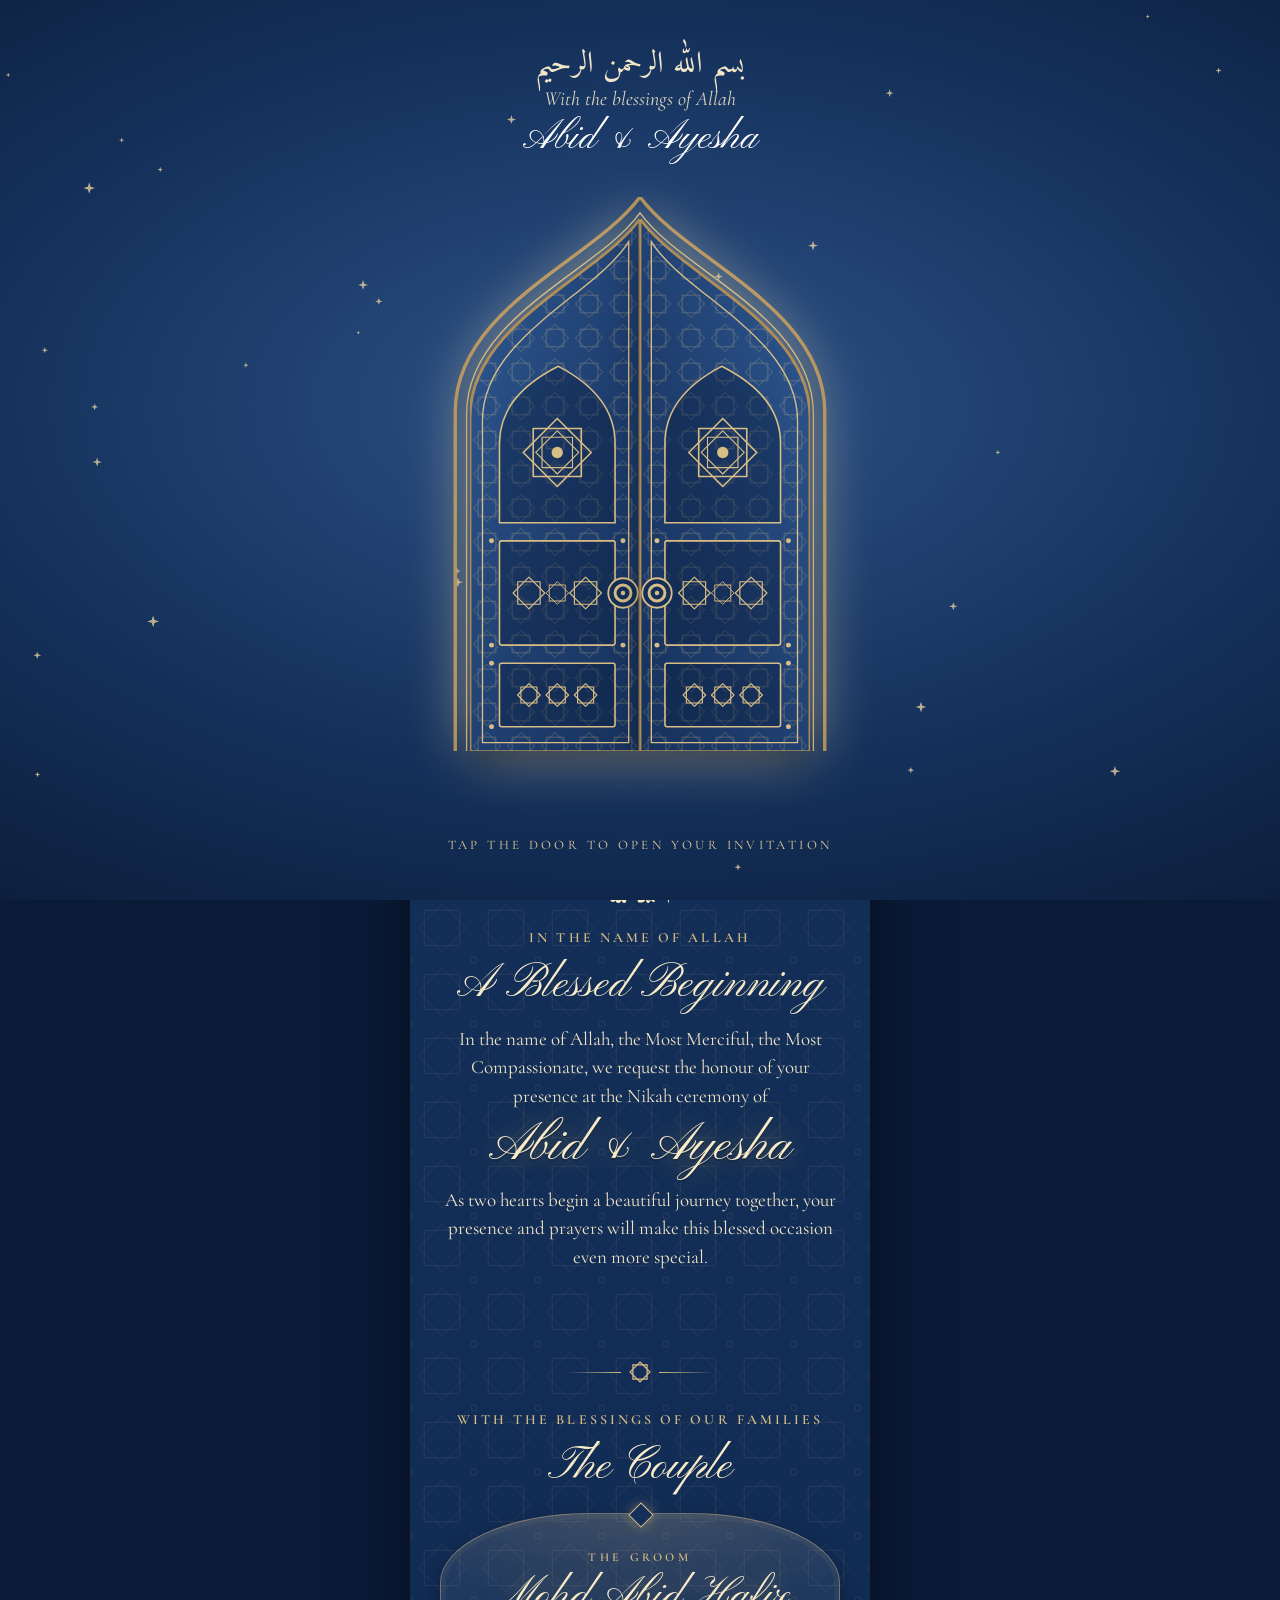
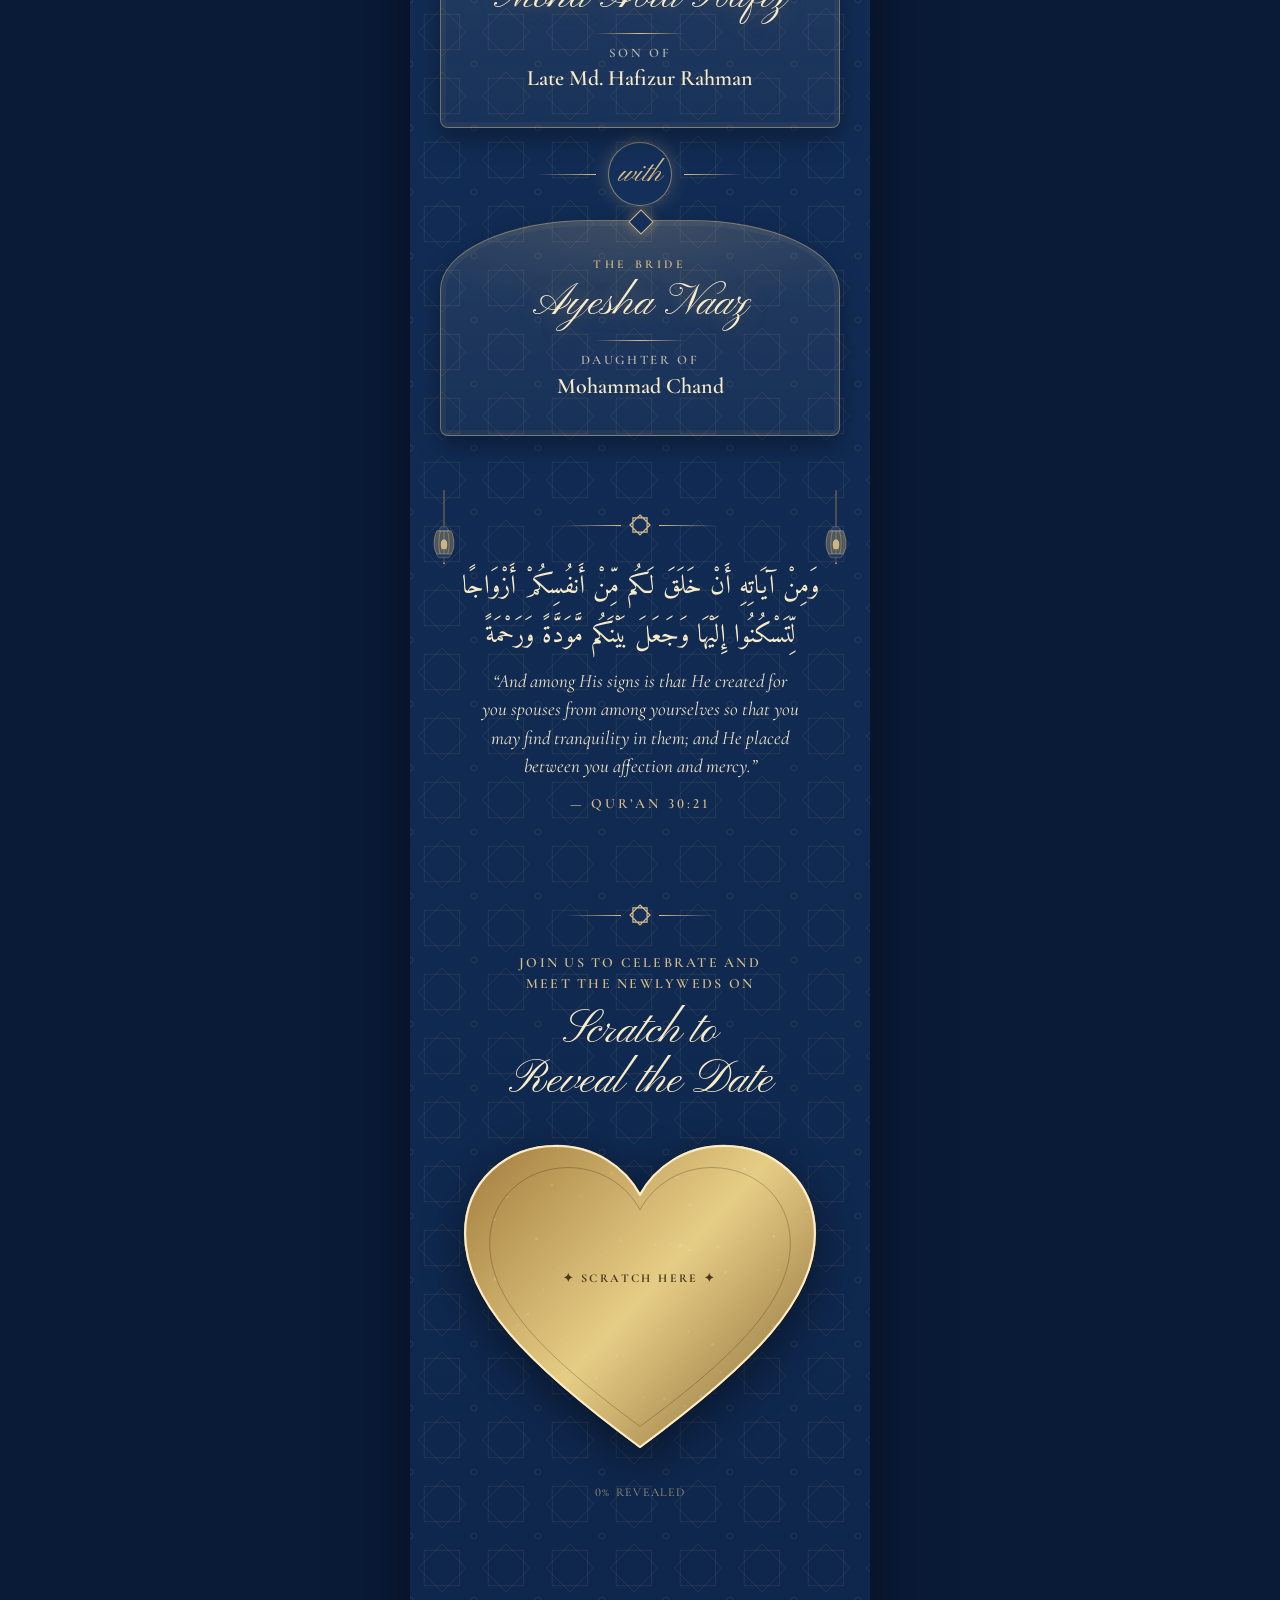
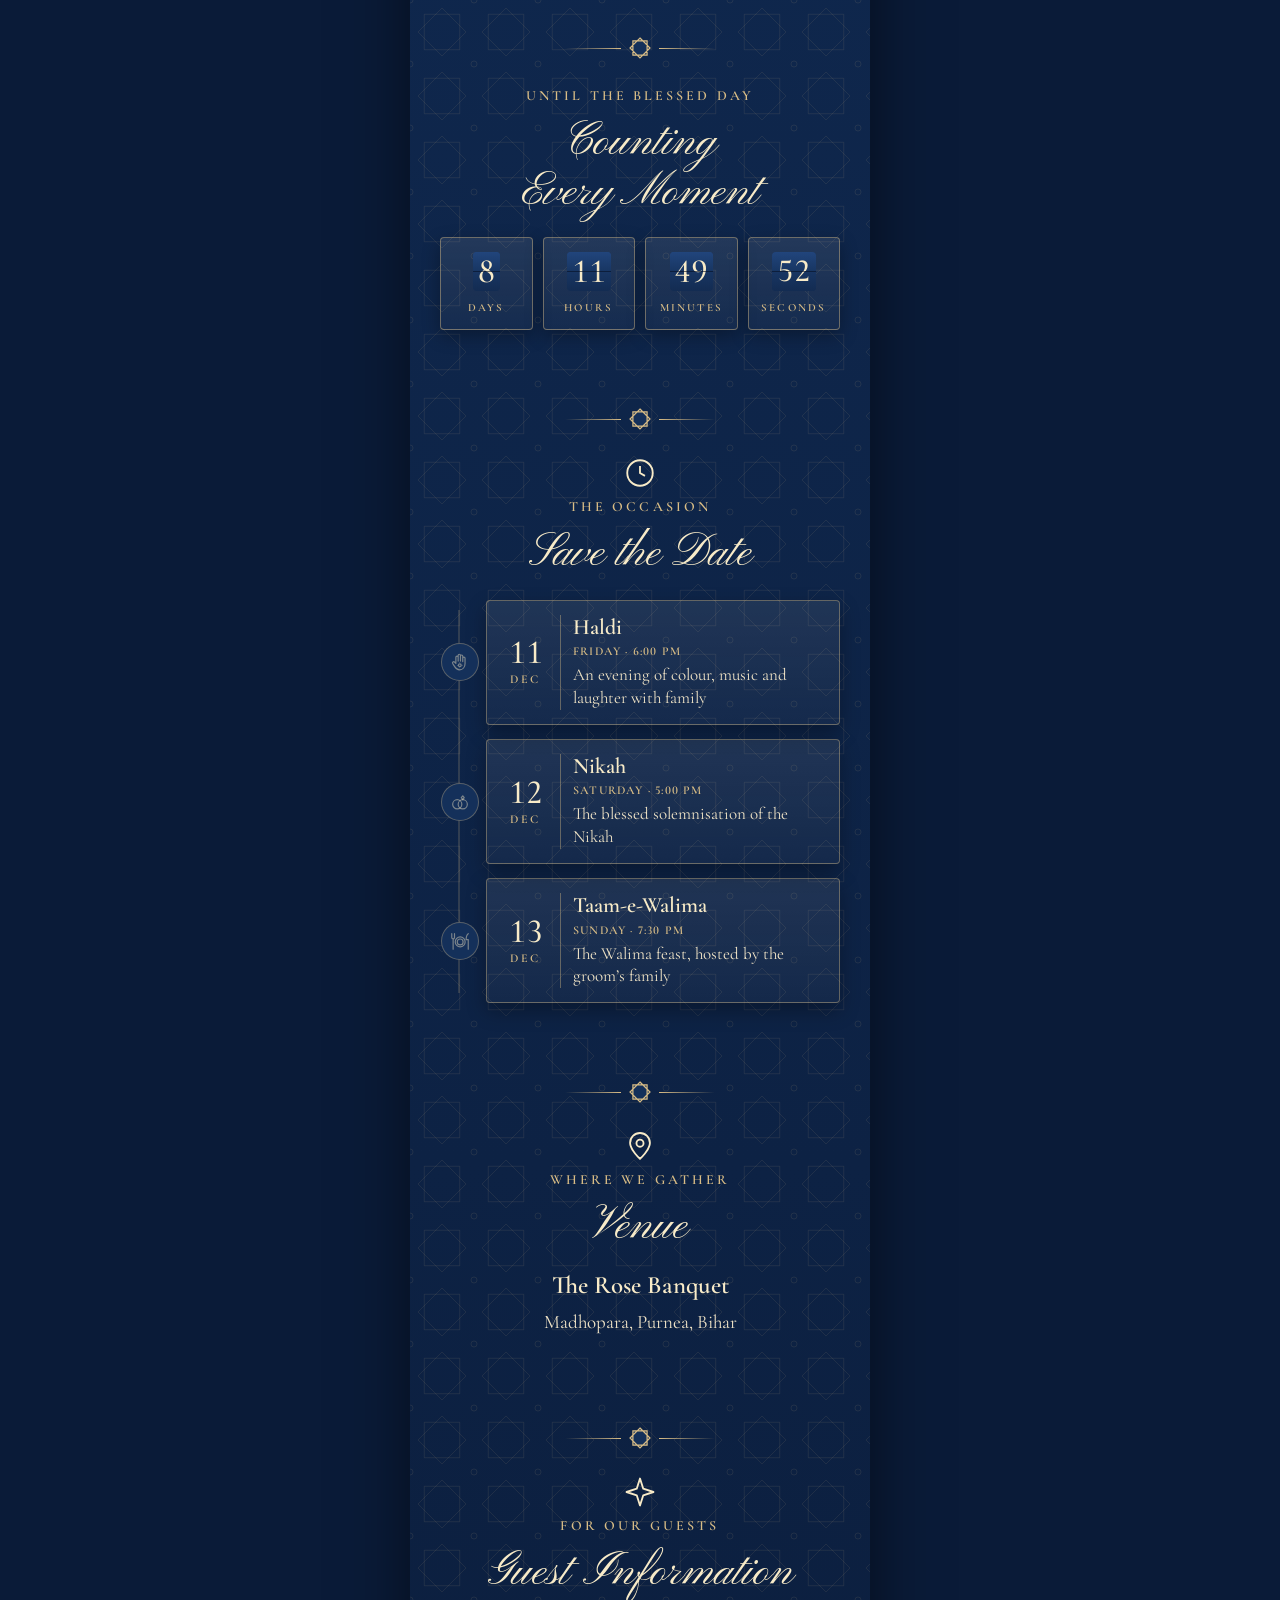
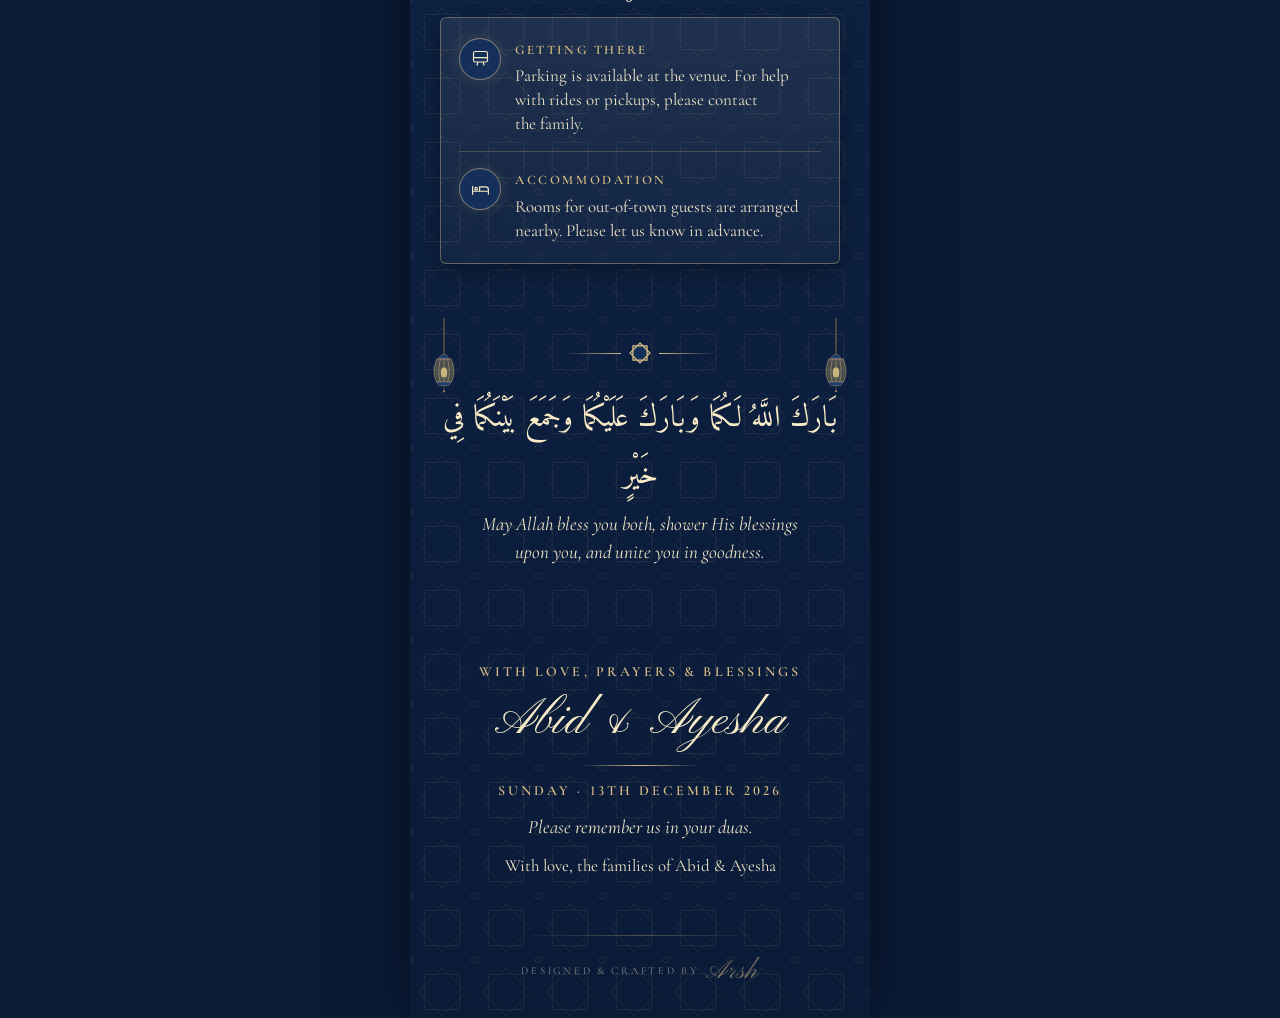
<file: index.html>
<!doctype html>
<html lang="en">
<head>
  <meta charset="utf-8">
  <meta name="viewport" content="width=device-width, initial-scale=1, viewport-fit=cover">
  <title>Abid &amp; Ayesha Wedding Invitation</title>
  <meta name="description" content="With the blessings of Allah, Abid &amp; Ayesha joyfully invite you to their wedding celebration. Open your invitation.">
  <meta name="theme-color" content="#0a1b38">
  <!-- link preview (WhatsApp / Facebook / iMessage). absolute live address is required for the preview image -->
  <meta property="og:type" content="website">
  <meta property="og:title" content="Abid &amp; Ayesha | Wedding Invitation">
  <meta property="og:description" content="You are warmly invited. Open the door to your invitation.">
  <meta property="og:url" content="https://wedding-invitation-card-lovat.vercel.app/">
  <meta property="og:image" content="https://wedding-invitation-card-lovat.vercel.app/assets/share.png">
  <meta property="og:image:width" content="1200">
  <meta property="og:image:height" content="630">
  <meta name="twitter:image" content="https://wedding-invitation-card-lovat.vercel.app/assets/share.png">
  <meta name="twitter:card" content="summary_large_image">
  <link rel="preconnect" href="https://fonts.googleapis.com">
  <link rel="preconnect" href="https://fonts.gstatic.com" crossorigin>
  <link rel="stylesheet" href="https://fonts.googleapis.com/css2?family=Cormorant+Garamond:ital,wght@0,400;0,500;0,600;1,400;1,500&family=Pinyon+Script&family=Amiri:wght@400;700&display=swap">
  <link rel="stylesheet" href="css/styles.css">
</head>
<body>
  <div id="env" role="dialog" aria-label="Wedding invitation door">
    <div class="cap">
      <div class="a">بسم الله الرحمن الرحيم</div>
      <div class="b">With the blessings of Allah</div>
      <div class="c" id="lt"></div>
    </div>
    <div class="rays" aria-hidden="true"></div>
    <div class="scene" id="envelope">
      <div class="light" id="doorLight"></div>
      <div class="leaf l" id="leafL"></div> 
      <div class="leaf r" id="leafR"></div>
      <div class="glow" id="doorGlow"></div>
      <button class="doorbtn" id="seal" aria-label="Open the door to enter the invitation"></button>
    </div>
    <div class="hint">Tap the door to open your invitation</div>
  </div>

  <audio id="bgAudio" src="assets/tere-bina-na-guzara-ae.mp3" loop preload="metadata"></audio>
  <canvas id="petals" aria-hidden="true"></canvas>
  <canvas id="spark" aria-hidden="true"></canvas>
  <div class="dust" id="dust" aria-hidden="true"></div>
  <button class="sound" id="sound" aria-label="Toggle background music" title="Music on / off">
    <span class="snd bars" aria-hidden="true"><i></i><i></i><i></i><i></i></span>
    <svg class="off" viewBox="0 0 24 24" fill="none" stroke="currentColor" stroke-width="1.6" stroke-linecap="round"><path d="M4 9v6h4l5 4V5L8 9H4z"/><path d="m17 9 5 6M22 9l-5 6"/></svg>
    <span class="snd-label" aria-hidden="true">Music</span>
  </button>

  <main class="page" id="page">
    <section class="hero">
      <svg class="hero-art" id="heroArt" viewBox="0 0 400 800" preserveAspectRatio="xMidYMax slice" aria-hidden="true"></svg>
      <div class="arabic bismillah rise">بسم الله الرحمن الرحيم</div>
      <p class="small rise d1" style="margin-bottom:10px">A Wedding Celebration</p>
      <div class="names rise d2"><span id="n1"></span><span class="amp">&amp;</span><span id="n2"></span></div>
      <p class="lead rise d5" id="tagline"></p>
      <div class="scroll-hint rise d6" aria-hidden="true"><span>Please scroll</span><i></i></div>
    </section>

    <section class="rule">
      <div class="arabic dua" style="font-size:26px">الحمد لله</div>
      <p class="small">In the Name of Allah</p>
      <h2>A Blessed Beginning</h2>
      <p class="dear" id="dear" hidden></p>
      <p id="welcome"></p>
      <div class="names" style="font-size:52px;margin:10px 0 14px" id="wNames"></div>
      <p id="welcomeNote"></p>
    </section>

    <section class="rule">
      <p class="small">With the Blessings of Our Families</p>
      <h2>The Couple</h2>
      <div class="couple" id="couple"></div>
    </section>

    <section class="rule" data-lan>
      <div class="arabic dua" style="font-size:26px">وَمِنْ آيَاتِهِ أَنْ خَلَقَ لَكُم مِّنْ أَنفُسِكُمْ أَزْوَاجًا لِّتَسْكُنُوا إِلَيْهَا وَجَعَلَ بَيْنَكُم مَّوَدَّةً وَرَحْمَةً</div>
      <p style="font-style:italic;max-width:320px;margin:0 auto">“And among His signs is that He created for you spouses from among yourselves so that you may find tranquility in them; and He placed between you affection and mercy.”</p>
      <p class="small" style="margin-top:12px">— Qur’an 30:21</p>
    </section>

    <section class="rule">
      <p class="small" style="letter-spacing:.16em">Join us to celebrate and meet the newlyweds on</p>
      <h2>Scratch to Reveal the Date</h2>
      <div class="scratch-wrap" id="sw">
        <svg class="heart-outline" viewBox="0 0 300 276" aria-hidden="true"><defs><linearGradient id="hf" x1="0" y1="0" x2="0" y2="1"><stop offset="0" stop-color="#244d8a"/><stop offset="1" stop-color="#0f2447"/></linearGradient></defs><path id="hp" d="" fill="url(#hf)" stroke="#e6cf9e" stroke-width="2" stroke-linejoin="round"/></svg>
        <div class="scratch-under">
          <div class="you">The Blessed Day</div>
          <div class="date" id="dDate"></div>
          <div class="day" id="dDay"></div>
          <div class="dua-line">Please keep the couple in your duas.</div>
        </div>
        <canvas id="sc" aria-label="Scratch card hiding the wedding date. Press Enter to reveal."></canvas>
        <div class="scratch-instruction" aria-hidden="true">✦ Scratch Here ✦</div>
        <span class="scratch-hint" aria-hidden="true"></span>
      </div>
      <p class="scratch-progress" id="scProg" aria-live="polite">0% revealed</p>
      <div class="after" id="after">
        <a class="btn" id="calbtn" href="#" target="_blank" rel="noopener"><svg viewBox="0 0 24 24" width="16" height="16" fill="none" stroke="currentColor" stroke-width="1.8" stroke-linecap="round" stroke-linejoin="round" aria-hidden="true"><rect x="3.500" y="5" width="17" height="15.500" rx="2"/><path d="M3.500 10h17M8 3v4M16 3v4"/></svg>Add to Google Calendar</a>
      </div>
    </section>

    <section class="rule" id="gal" hidden>
      <p class="small">A Glimpse of Us</p>
      <h2>Moments</h2>
      <div class="gallery" id="galGrid"></div>
    </section>

    <section class="rule">
      <p class="small">Until the Blessed Day</p>
      <h2>Counting Every Moment</h2>
      <div class="count" id="count">
        <div><b id="cd">0</b><i>Days</i></div><div><b id="ch">0</b><i>Hours</i></div>
        <div><b id="cm">0</b><i>Minutes</i></div><div><b id="cs">0</b><i>Seconds</i></div>
      </div>
    </section>

    <section class="rule">
      <svg class="icon" viewBox="0 0 24 24" fill="none" stroke="currentColor" stroke-width="1.3" aria-hidden="true"><circle cx="12" cy="12" r="9"/><path d="M12 7v5l3.500 2"/></svg>
      <p class="small">The Occasion</p>
      <h2>Save the Date</h2>
      <div class="events" id="events"></div>
    </section>

    <section class="rule">
      <svg class="icon" viewBox="0 0 24 24" fill="none" stroke="currentColor" stroke-width="1.3" aria-hidden="true"><path d="M12 21s-7-6.200-7-11.200A7 7 0 0 1 19 9.800C19 14.800 12 21 12 21z"/><circle cx="12" cy="10" r="2.500"/></svg>
      <p class="small">Where We Gather</p>
      <h2>Venue</h2>
      <p class="big" id="vName"></p>
      <p id="vAddr"></p>
      <a class="btn" id="mapbtn" href="#" target="_blank" rel="noopener" hidden>View on Google Maps</a>
    </section>

    <section class="rule">
      <svg class="icon" viewBox="0 0 24 24" fill="none" stroke="currentColor" stroke-width="1.3" stroke-linejoin="round" aria-hidden="true"><path d="M12 2.500 14.300 9.700 21.500 12 14.300 14.300 12 21.500 9.700 14.300 2.500 12 9.700 9.700Z"/></svg>
      <p class="small">For Our Guests</p>
      <h2>Guest Information</h2>
      <div class="info">
        <div class="info-row">
          <span class="info-ico"><svg viewBox="0 0 24 24" fill="none" stroke="currentColor" stroke-width="1.3" aria-hidden="true"><rect x="4" y="4" width="16" height="12" rx="2"/><path d="M4 11h16M8 20l1-4M16 20l-1-4"/></svg></span>
          <div><div class="info-h">Getting There</div><p id="transport"></p></div>
        </div>
        <div class="info-row" id="stay">
          <span class="info-ico"><svg viewBox="0 0 24 24" fill="none" stroke="currentColor" stroke-width="1.3" aria-hidden="true"><path d="M3 18V8M3 14h18v4M21 14v-2a3 3 0 0 0-3-3h-7v5"/><circle cx="7" cy="11" r="1.500"/></svg></span>
          <div><div class="info-h">Accommodation</div><p id="accom"></p></div>
        </div>
      </div>
    </section>

    <section class="rule" id="rsvp" hidden>
      <p class="small">Kindly Respond</p>
      <h2>Will You Join Us?</h2>
      <p>Let the family know you are coming. It opens a ready WhatsApp message.</p>
      <div style="margin-top:18px"><a class="btn" id="rsvpbtn" href="#" target="_blank" rel="noopener">Confirm on WhatsApp</a></div>
    </section>

    <section class="rule" data-lan>
      <div class="arabic dua">بَارَكَ اللَّهُ لَكُمَا وَبَارَكَ عَلَيْكُمَا وَجَمَعَ بَيْنَكُمَا فِي خَيْرٍ</div>
      <p style="font-style:italic;max-width:320px;margin:0 auto">May Allah bless you both, shower His blessings upon you, and unite you in goodness.</p>
    </section>

    <footer>
      <p class="small">With love, prayers &amp; blessings</p>
      <div class="script" id="sign"></div>
      <p class="small" id="fDate" style="margin-top:14px"></p>
      <p style="font-style:italic">Please remember us in your duas.</p>
      <p style="font-size:17px;margin-top:8px" id="hosts"></p>
      <p class="credit" id="madeBy">Designed &amp; crafted by <b>Arsh</b></p>
    </footer>
  </main>

  <script src="js/script.js"></script>
</body>
</html>
</file>
<file: css/styles.css>
/* Layout: phone-width invitation. Envelope overlay -> Islamic hero (mihrab arch, mosque, fanoos lanterns, crescent) -> stacked sections on a faint geometric star tile. */
:root{
  --sky:#16315f;
  --mist:#0c1d3a;
  --line:#d9bd86;
  --blue:#d9bd86;
  --gold:#d9bd86;
  --ink:#efe3c6;
  --deep:#f8ebc8;
  --paper:#0f2447;
  --navy:#14305a;
  --serif:'Cormorant Garamond',Georgia,serif;
  --script:'Pinyon Script','Snell Roundhand',cursive;
  --arabic:'Amiri','Times New Roman',serif;
  color-scheme:dark;
}
*{box-sizing:border-box}
html,body{margin:0}
body{
  background:#0a1b38;color:var(--ink);font-family:var(--serif);font-size:19px;line-height:1.5;font-variant-numeric:lining-nums;
  padding-left:max(16px,env(safe-area-inset-left,0px));padding-right:max(16px,env(safe-area-inset-right,0px));
  padding-block:0;-webkit-tap-highlight-color:transparent;
}
body.locked{overflow:hidden;height:100%}
.page{
  max-width:460px;margin:0 auto;position:relative;overflow:hidden;
  background:
    url("data:image/svg+xml,%3Csvg xmlns='http://www.w3.org/2000/svg' width='64' height='64' viewBox='0 0 64 64' fill='none' stroke='%23d9bd86' stroke-opacity='.09' stroke-width='1'%3E%3Cpath d='M32 8 56 32 32 56 8 32ZM14.300 14.300H49.700V49.700H14.300Z'/%3E%3Ccircle cx='0' cy='0' r='3'/%3E%3Ccircle cx='64' cy='0' r='3'/%3E%3Ccircle cx='0' cy='64' r='3'/%3E%3Ccircle cx='64' cy='64' r='3'/%3E%3C/svg%3E") 0 0/64px 64px,
    radial-gradient(120% 600px at 50% 8%,rgba(230,190,110,.16),transparent 70%),
    linear-gradient(180deg,#14305a,#102a52 40%,#0d2244 75%,#0a1b38);
  box-shadow:0 0 60px rgba(0,0,0,.5);
}
section{position:relative;padding:54px 30px;text-align:center}
section.rule::before{content:"";display:block;width:150px;height:22px;margin:-30px auto 26px;
  background:url("data:image/svg+xml,%3Csvg xmlns='http://www.w3.org/2000/svg' viewBox='0 0 22 22' fill='%2314305a' stroke='%23d9bd86' stroke-width='1.200'%3E%3Cpath d='M11 1 21 11 11 21 1 11ZM3.900 3.900H18.100V18.100H3.900Z'/%3E%3C/svg%3E") center/22px 22px no-repeat;
  opacity:0;transform:scale(0) rotate(-135deg);transition:transform .9s cubic-bezier(.2,.8,.2,1) .1s,opacity .5s ease .1s}
section.rule::after{content:"";position:absolute;top:35px;left:50%;width:150px;height:1px;margin-left:-75px;pointer-events:none;
  background:linear-gradient(90deg,transparent,#d9bd86 37.3%,transparent 37.3% 62.7%,#d9bd86 62.7%,transparent);
  transform:scaleX(0);transition:transform 1.1s cubic-bezier(.2,.8,.2,1) .35s}
section.rule.drawn::before{opacity:1;transform:none}
section.rule.drawn::after{transform:scaleX(1)}
h2{font-family:var(--script);font-weight:400;font-size:46px;line-height:1.1;margin:0 0 14px;color:var(--deep);text-wrap:balance}
p{margin:0 0 12px;text-wrap:pretty}
.small{font-size:14px;letter-spacing:.22em;text-transform:uppercase;color:var(--blue);font-weight:600;text-wrap:balance}
.lead,.scratch-progress,.info-h,#env .hint,#env .cap .b,footer p{text-wrap:balance}
.arabic{font-family:var(--arabic);color:var(--deep);direction:rtl}

.hero{min-height:800px;padding:120px 24px 0;display:flex;flex-direction:column;align-items:center}
.hero-art{position:absolute;inset:0;width:100%;height:100%}
.hero>*:not(.hero-art){position:relative}
.hero .bismillah{font-size:30px;margin-bottom:14px}
.hero .lead{font-style:italic;font-size:20px;line-height:1.4;max-width:300px;margin:16px auto 6px;text-align:center;text-shadow:0 1px 10px rgba(8,22,48,.7)}
.names{font-family:var(--script);font-size:clamp(66px,22vw,92px);line-height:.95;color:var(--deep);margin:2px 0;text-shadow:0 0 28px rgba(230,190,110,.45),0 2px 0 rgba(0,0,0,.25)}
.amp{font-family:var(--script);font-size:40px;color:var(--blue);display:block;margin:-2px 0}
.hero .fam{font-size:17px;max-width:300px}
/* hero waits behind the door; body.entered (set as the door opens) starts it */
.rise{opacity:0}
body.entered .rise{animation-name:rise;animation-duration:1.2s;animation-timing-function:cubic-bezier(.2,.7,.2,1);animation-fill-mode:both}
.d1{animation-delay:.2s}.d2{animation-delay:.5s}.d3{animation-delay:.8s}.d4{animation-delay:1.1s}.d5{animation-delay:3.4s}

/* "Please scroll" nudge above the mosque dome */
.d6{animation-delay:5s}
.hero>.scroll-hint{position:absolute;left:0;right:0;bottom:min(43vw,198px);display:flex;flex-direction:column;align-items:center;gap:4px;
  font-family:var(--serif,inherit);font-style:italic;font-size:17px;letter-spacing:.14em;color:#f3dfae;text-shadow:0 0 12px rgba(230,190,110,.6);pointer-events:none}
.scroll-hint i{width:11px;height:11px;border-right:2px solid #e6be6e;border-bottom:2px solid #e6be6e;transform:rotate(45deg);animation:nudge 1.6s ease-in-out infinite}
@keyframes nudge{0%,100%{transform:translateY(-3px) rotate(45deg);opacity:.35}50%{transform:translateY(5px) rotate(45deg);opacity:1}}

/* names write themselves in with a gold pen, then a shimmer sweeps across */
.hero #n1,.hero #n2{display:inline-block;padding:.15em .3em .35em;margin:-.15em -.3em -.35em;
  background:linear-gradient(105deg,#f8ebc8 0 40%,#fffaf0 47%,#ffdf9a 50%,#f8ebc8 57% 100%) 100% 0/300% 100% no-repeat;
  -webkit-background-clip:text;background-clip:text;-webkit-text-fill-color:transparent;text-shadow:none;filter:drop-shadow(0 0 14px rgba(230,190,110,.35))}
.hero #n1,.hero #n2,.hero .amp{-webkit-mask-image:linear-gradient(90deg,#000 40%,transparent 60%);mask-image:linear-gradient(90deg,#000 40%,transparent 60%);
  -webkit-mask-size:260% 100%;mask-size:260% 100%;-webkit-mask-repeat:no-repeat;mask-repeat:no-repeat;-webkit-mask-position:100% 0;mask-position:100% 0}
.hero .amp{padding:.1em 0;margin:-.1em 0}
body.entered .hero #n1{animation:write 1.5s cubic-bezier(.45,.1,.3,1) .6s both,shimmer 7s ease-in-out 4.6s infinite,breathe 6s ease-in-out 4s infinite}
body.entered .hero .amp{animation:write .6s cubic-bezier(.45,.1,.3,1) 2s both,breathe 6s ease-in-out 4s infinite}
body.entered .hero #n2{animation:write 1.7s cubic-bezier(.45,.1,.3,1) 2.4s both,shimmer 7s ease-in-out 4.9s infinite,breathe 6s ease-in-out 4s infinite}
@keyframes write{to{-webkit-mask-position:0 0;mask-position:0 0}}
@keyframes shimmer{0%,60%{background-position:100% 0}90%,100%{background-position:0 0}}

/* night sky */
.sky{animation:skytw 3s ease-in-out infinite}
@keyframes skytw{0%,100%{opacity:.2}50%{opacity:1}}
.moonglow{animation:moonp 5s ease-in-out infinite}
@keyframes moonp{50%{opacity:.55}}
.shoot{opacity:0;animation:shoot 11s linear 3s infinite}
@keyframes shoot{0%{transform:translate(60px,150px);opacity:0}2%{opacity:1}9%{transform:translate(330px,250px);opacity:0}100%{transform:translate(330px,250px);opacity:0}}
@keyframes rise{from{opacity:0;transform:translateY(20px)}to{opacity:1;transform:none}}
.sway{animation:sway 6s ease-in-out infinite;transform-origin:200px 0}
@keyframes sway{50%{transform:rotate(1.6deg)}}
.names span{animation:breathe 6s ease-in-out 1.6s infinite}
@keyframes breathe{0%,100%{filter:drop-shadow(0 0 10px rgba(230,190,110,.28))}50%{filter:drop-shadow(0 0 24px rgba(230,190,110,.55))}}
.lamp{animation:lampF 3.6s ease-in-out infinite}
@keyframes lampF{0%,100%{opacity:.95}18%{opacity:.78}36%{opacity:1}55%{opacity:.82}72%{opacity:1}}
.htw{animation:htw 4.5s ease-in-out infinite}
.htw2{animation-delay:2.2s}
@keyframes htw{0%,100%{opacity:.35}50%{opacity:1}}

.scratch-wrap{position:relative;width:min(380px,100%);aspect-ratio:1/.92;margin:18px auto 8px;container-type:inline-size;animation:beat 2.4s ease-in-out infinite}
.scratch-wrap.touched,.scratch-wrap.revealed{animation:none}
@keyframes beat{0%,40%,100%{transform:scale(1)}10%{transform:scale(1.045)}20%{transform:scale(.995)}30%{transform:scale(1.03)}}
.scratch-under,.scratch-wrap canvas,.heart-outline{position:absolute;inset:0;width:100%;height:100%}
.scratch-wrap canvas{cursor:crosshair;-webkit-user-select:none;user-select:none;-webkit-touch-callout:none}
.heart-outline{filter:drop-shadow(0 14px 22px rgba(0,0,0,.45))}
.scratch-under{display:flex;flex-direction:column;align-items:center;justify-content:center;padding:0 6% 16%;text-align:center}
.scratch-under .you{font-size:3.4cqw;letter-spacing:.24em;text-transform:uppercase;color:var(--gold);font-weight:600}
.scratch-under .date{font-size:8.2cqw;font-weight:500;line-height:1.1;text-transform:uppercase;color:#f1d98f;margin:2.5cqw 0 1.8cqw;white-space:nowrap;text-shadow:0 0 18px rgba(240,200,120,.35)}
.scratch-under .day{font-size:3.4cqw;letter-spacing:.16em;text-transform:uppercase;color:var(--ink);font-weight:600}
.scratch-under .dua-line{font-size:4.2cqw;font-style:italic;color:var(--ink);opacity:.8;margin-top:1.6cqw}
.scratch-instruction{position:absolute;left:0;right:0;top:42%;text-align:center;font:700 12px/1 var(--serif);letter-spacing:.2em;text-transform:uppercase;color:#4b371a;pointer-events:none;transition:opacity .6s}
.scratch-wrap.revealed .scratch-instruction{opacity:0}
.scratch-progress{font-size:12px;letter-spacing:.14em;text-transform:uppercase;color:var(--gold);opacity:.75;margin:4px 0 12px}

.scratch-hint{position:absolute;top:30%;left:8%;width:18px;height:18px;border-radius:50%;background:#d9bd86;box-shadow:0 0 0 5px rgba(217,189,134,.2);pointer-events:none;opacity:0;animation:swipe 2.4s ease-in-out .6s 3 forwards}
@keyframes swipe{0%{top:30%;left:8%;opacity:0}8%{opacity:1}30%{top:26%;left:30%}50%{top:28%;left:60%}72%{top:26%;left:82%;opacity:1}92%,100%{opacity:0}}

.btn{
  display:inline-flex;align-items:center;gap:8px;border:0;cursor:pointer;text-decoration:none;position:relative;overflow:hidden;
  background:linear-gradient(180deg,#ecd49a,#c9a45f);color:#14305a;font:700 13px/1 var(--serif);letter-spacing:.18em;text-transform:uppercase;
  padding:15px 24px;border-radius:999px;box-shadow:0 8px 22px rgba(0,0,0,.4),0 0 0 1px rgba(255,236,190,.4) inset;
}
.btn::after{content:"";position:absolute;inset:-2px;background:linear-gradient(115deg,transparent 32%,rgba(255,255,255,.5) 50%,transparent 68%);transform:translateX(-130%);transition:transform .7s ease;pointer-events:none}
.btn:hover::after,.btn:focus-visible::after{transform:translateX(130%)}
.btn:active{transform:translateY(1px)}
.btn:focus-visible,.seal:focus-visible,.sound:focus-visible,#sc:focus-visible{outline:3px solid var(--gold);outline-offset:3px}
.after{opacity:0;transform:translateY(8px);transition:.8s;pointer-events:none;min-height:46px}
.after.on{opacity:1;transform:none;pointer-events:auto}

.gallery{display:grid;gap:12px;margin-top:6px}
.gallery img{width:100%;border-radius:4px;border:6px solid #e6cf9e;box-shadow:0 10px 28px rgba(0,0,0,.4)}

.count{display:grid;grid-template-columns:repeat(4,minmax(0,1fr));gap:10px;margin-top:18px}
.count div{background:linear-gradient(180deg,rgba(255,255,255,.09),rgba(255,255,255,.03));border:1px solid rgba(217,189,134,.45);padding:14px 4px 10px;border-radius:4px;box-shadow:0 6px 18px rgba(0,0,0,.3)}
.count b{display:block;font-size:34px;font-weight:500;color:var(--deep);font-variant-numeric:lining-nums tabular-nums;line-height:1;transform-origin:center}
.flip{position:relative;display:inline-block;height:1.15em;line-height:1.15em;padding:0 .14em;perspective:260px}
.flip .sz{visibility:hidden}
.flip .h{position:absolute;left:0;right:0;height:50%;overflow:hidden;background:linear-gradient(180deg,#21457c,#183663);-webkit-backface-visibility:hidden;backface-visibility:hidden}
.flip .h>span{display:block;height:1.15em;line-height:1.15em}
.flip .u,.flip .fu{top:0;border-radius:4px 4px 0 0}
.flip .l,.flip .fl{bottom:0;border-radius:0 0 4px 4px;background:linear-gradient(180deg,#183663,#132c52)}
.flip .l>span,.flip .fl>span{margin-top:-.575em}
.flip .fu{transform-origin:50% 100%}
.flip .fl{transform-origin:50% 0;transform:rotateX(90deg)}
.flip.go .fu{animation:fu .3s ease-in forwards}
.flip.go .fl{animation:fl .3s ease-out .3s forwards}
@keyframes fu{to{transform:rotateX(-90deg)}}
@keyframes fl{to{transform:rotateX(0)}}
.flip::after{content:"";position:absolute;left:0;right:0;top:50%;height:1px;background:rgba(5,15,35,.6);z-index:3}
.count i{font-style:normal;font-size:11px;letter-spacing:.2em;text-transform:uppercase;color:var(--blue);font-weight:600}

.events{display:grid;gap:14px;margin-top:20px;text-align:left;position:relative;padding-left:46px;--tl:0}
.events::before,.events::after{content:"";position:absolute;left:18px;top:10px;bottom:10px;width:1.5px}
.events::before{background:rgba(217,189,134,.18)}
.events::after{background:linear-gradient(180deg,#f3e2b4,#d9bd86);transform-origin:top;transform:scaleY(var(--tl));box-shadow:0 0 8px rgba(240,200,120,.6)}
.ev .node{position:absolute;left:-46px;top:50%;margin-top:-19px;width:38px;height:38px;border-radius:50%;display:grid;place-items:center;z-index:1;
  background:#14305a;border:1px solid rgba(217,189,134,.35);color:rgba(248,235,200,.45);transition:color .6s ease,border-color .6s ease,box-shadow .6s ease}
.ev .node svg{width:22px;height:22px}
.ev.lit .node{border-color:#e6cf9e;color:var(--deep);box-shadow:0 0 0 4px rgba(217,189,134,.12),0 0 18px rgba(240,200,120,.45)}
.ev{position:relative;display:grid;grid-template-columns:60px 1fr;gap:12px;background:linear-gradient(180deg,rgba(255,255,255,.08),rgba(255,255,255,.03));border:1px solid rgba(217,189,134,.4);border-radius:4px;padding:14px;box-shadow:0 8px 20px rgba(0,0,0,.3);transition:transform .35s ease,border-color .35s ease}
.ev .dt{text-align:center;border-right:1px solid rgba(217,189,134,.4);padding-right:10px;display:flex;flex-direction:column;justify-content:center}
.ev .dd{font-size:34px;line-height:1;color:var(--deep);font-weight:500;font-variant-numeric:lining-nums tabular-nums}
.ev .mm{font-size:12px;letter-spacing:.2em;text-transform:uppercase;color:var(--blue);font-weight:600}
.ev .n{font-size:22px;font-weight:600;color:var(--deep);line-height:1.15}
.ev .t{font-size:12px;letter-spacing:.1em;text-transform:uppercase;color:var(--blue);font-weight:600;margin:2px 0 4px}
.ev .d{font-size:17px;line-height:1.35}
.ev:hover{transform:translateY(-3px);border-color:rgba(217,189,134,.75)}
.couple{display:grid;gap:4px;margin-top:20px}
.cc{position:relative;padding:34px 16px 24px;border:1px solid rgba(217,189,134,.45);border-radius:150px 150px 8px 8px/70px 70px 8px 8px;
  background:radial-gradient(120% 70% at 50% 0,rgba(240,200,120,.13),transparent 60%),linear-gradient(180deg,rgba(255,255,255,.08),rgba(255,255,255,.03));
  box-shadow:0 10px 26px rgba(0,0,0,.32),inset 0 0 0 5px rgba(217,189,134,.06)}
.cc::before{content:"";position:absolute;top:-8px;left:50%;width:16px;height:16px;margin-left:-8px;background:#14305a;border:1.5px solid #d9bd86;transform:rotate(45deg);box-shadow:0 0 12px rgba(240,200,120,.4)}
.cc .role{font-size:12px;letter-spacing:.3em;text-transform:uppercase;color:var(--gold);font-weight:600}
.cc .fn{font-family:var(--script);font-size:clamp(30px,8.6vw,44px);white-space:nowrap;line-height:1.15;color:var(--deep);margin:6px 0 10px;text-shadow:0 0 22px rgba(230,190,110,.35)}
.cc .fn::after{content:"";display:block;width:90px;height:1px;margin:10px auto 0;background:linear-gradient(90deg,transparent,var(--gold),transparent)}
.cc .rel{font-size:13px;letter-spacing:.2em;text-transform:uppercase;color:var(--ink);opacity:.75;font-weight:600}
.cc .par{font-size:22px;font-weight:600;color:var(--deep);line-height:1.2;margin:2px 0 12px}
.cc .addr{display:block;text-wrap:balance;font-size:16px;line-height:1.35;font-style:italic;color:var(--ink);opacity:.85;max-width:290px;margin:0 auto}
.cc .addr svg{display:inline-block;width:15px;height:15px;vertical-align:-2px;margin-right:5px;color:var(--gold)}
.cc [hidden]{display:none}
.with{display:flex;align-items:center;justify-content:center;gap:12px;padding:10px 0}
.with::before,.with::after{content:"";width:60px;height:1px;background:linear-gradient(90deg,transparent,#d9bd86)}
.with::after{transform:scaleX(-1)}
.with span{font-family:var(--script);font-size:30px;line-height:1;color:var(--gold);width:64px;height:64px;display:grid;place-items:center;border-radius:50%;border:1px solid rgba(217,189,134,.55);background:#14305a;box-shadow:0 0 18px rgba(240,200,120,.25)}
.info{margin-top:18px;text-align:left;border:1px solid rgba(217,189,134,.4);border-radius:6px;background:linear-gradient(180deg,rgba(255,255,255,.08),rgba(255,255,255,.03));box-shadow:0 8px 20px rgba(0,0,0,.3);padding:4px 18px}
.info-row{display:grid;grid-template-columns:42px 1fr;gap:14px;align-items:start;padding:16px 0}
.info-row[hidden]{display:none}
.info-row+.info-row{border-top:1px solid rgba(217,189,134,.25)}
.info-ico{width:42px;height:42px;border-radius:50%;display:grid;place-items:center;border:1px solid rgba(217,189,134,.55);background:#14305a;color:var(--deep);box-shadow:0 0 14px rgba(240,200,120,.15)}
.info-ico svg{width:21px;height:21px}
.info-h{font-size:13px;letter-spacing:.2em;text-transform:uppercase;color:var(--gold);font-weight:600;margin:3px 0 4px}
.info p{font-size:17px;line-height:1.4;margin:0}
.icon{width:34px;height:34px;margin:0 auto 6px;display:block;color:var(--deep)}
.big{font-size:25px;font-weight:600;color:var(--deep);margin-bottom:4px}
.dua{font-size:30px;line-height:1.9;margin-bottom:6px}
footer{padding:40px 30px 26px;text-align:center;position:relative}
footer .script{font-family:var(--script);font-size:50px;color:var(--deep);line-height:1.1}
footer .script::after{content:"";display:block;width:120px;height:1px;margin:16px auto 0;background:linear-gradient(90deg,transparent,var(--gold),transparent)}

.sound{
  position:fixed;z-index:30;top:max(14px,env(safe-area-inset-top,0px));right:max(14px,env(safe-area-inset-right,0px));
  width:42px;height:42px;border-radius:50%;cursor:pointer;background:rgba(15,36,71,.85);color:var(--gold);border:1px solid rgba(217,189,134,.5);
  box-shadow:0 4px 14px rgba(0,0,0,.4);display:grid;place-items:center;opacity:0;pointer-events:none;transition:opacity .6s;
}
.sound.on{opacity:1;pointer-events:auto}
.sound svg{width:22px;height:22px}
.bars{display:flex;align-items:flex-end;gap:2.5px;height:16px}
.bars i{width:3px;height:100%;background:currentColor;border-radius:2px;transform-origin:bottom;animation:eq 1s ease-in-out infinite}
.bars i:nth-child(2){animation-delay:-.4s;animation-duration:.8s}.bars i:nth-child(3){animation-delay:-.2s;animation-duration:1.15s}.bars i:nth-child(4){animation-delay:-.6s;animation-duration:.9s}
@keyframes eq{0%,100%{transform:scaleY(.3)}50%{transform:scaleY(1)}}
.sound .off{display:none}.sound.muted .off{display:block}.sound.muted .snd{display:none}
.sound.on:not(.muted)::before{content:"";position:absolute;inset:-5px;border-radius:50%;border:1.5px solid rgba(217,189,134,.65);animation:ring 2.4s ease-out infinite;pointer-events:none}
@keyframes ring{from{transform:scale(.75);opacity:.9}to{transform:scale(1.55);opacity:0}}

#env{
  position:fixed;inset:0;z-index:50;display:grid;place-items:center;overflow:hidden;
  background:radial-gradient(90% 70% at 50% 45%,#2d5388,#14305a 60%,#0c1d3a);
  transition:opacity .7s ease,visibility 0s linear .7s;
  animation:envIn .8s ease;
}
#env.gone{opacity:0;visibility:hidden}
#env .rays{position:absolute;left:50%;top:calc(50% + 35px);width:240vmax;height:240vmax;margin:-120vmax 0 0 -120vmax;pointer-events:none;opacity:0;transform:scale(.2);
  background:repeating-conic-gradient(from 0deg,rgba(255,228,170,0) 0deg 7deg,rgba(255,228,170,.28) 9deg 11deg,rgba(255,228,170,0) 13deg 20deg);
  -webkit-mask-image:radial-gradient(circle,#000 0,rgba(0,0,0,.6) 18%,transparent 42%);mask-image:radial-gradient(circle,#000 0,rgba(0,0,0,.6) 18%,transparent 42%);
  transition:opacity .7s ease .25s,transform 2.4s cubic-bezier(.2,.7,.2,1) .2s}
#env.opening .rays{opacity:1;transform:scale(1) rotate(30deg)}
@keyframes envIn{from{opacity:0}}
#env .tw{position:absolute;width:9px;height:9px;background:#e6cf9e;clip-path:polygon(50% 0,62% 38%,100% 50%,62% 62%,50% 100%,38% 62%,0 50%,38% 38%);opacity:.8;animation:tw 3s ease-in-out infinite}
@keyframes tw{50%{opacity:.15;transform:scale(.6)}}
#env .cap{position:absolute;top:max(5vh,calc(env(safe-area-inset-top,0px) + 20px));left:0;right:0;text-align:center;color:#f3e6c8;padding:0 24px;transition:opacity .6s}
#env .cap .a{font-family:var(--arabic);font-size:clamp(22px,4.5vh,30px);line-height:1.3}
#env .cap .b{font-style:italic;font-size:20px;opacity:.9}
#env .cap .c{font-family:var(--script);font-size:clamp(30px,5.5vh,40px);line-height:1.1;color:#fff;margin-top:2px}
#env .hint{position:absolute;bottom:max(5vh,calc(env(safe-area-inset-bottom,0px) + 20px));left:0;right:0;text-align:center;font-size:13px;letter-spacing:.26em;text-transform:uppercase;color:#e6cf9e;animation:pulse 2s infinite;transition:opacity .5s}
@keyframes pulse{50%{opacity:.35}}
#env.opening .cap,#env.opening .hint{opacity:0;animation:none}
.scene{
  position:relative;width:min(80vw,340px,calc((100vh - 270px)*300/470));width:min(80vw,340px,calc((100svh - 270px)*300/470));min-width:150px;aspect-ratio:300/470;perspective:1500px;margin-top:70px;
  transition:transform 1s cubic-bezier(.55,0,.3,1) .6s,opacity .5s ease 1.1s;
}
.scene.open{transform:scale(2.6);opacity:0}
.scene svg{display:block;width:100%;height:100%}
.frame{position:absolute;inset:-4% -5% 0;width:110%;height:104%}
.light{position:absolute;inset:0;transition:opacity 1.2s ease .2s}
.light svg{filter:drop-shadow(0 0 30px rgba(255,236,190,.6))}
.leaf{position:absolute;top:0;bottom:0;width:50%;transition:transform 1.1s cubic-bezier(.6,0,.2,1)}
.leaf.l{left:0;transform-origin:0 50%}
.leaf.r{right:0;transform-origin:100% 50%}
.scene.open .leaf.l{transform:rotateY(78deg)}
.scene.open .leaf.r{transform:rotateY(-78deg)}
.leaf svg{filter:drop-shadow(0 10px 14px rgba(0,0,0,.35))}
.glow{position:absolute;inset:0;pointer-events:none;opacity:0;transition:opacity 1.2s ease .3s;mix-blend-mode:screen}
.scene.open .glow{opacity:1}
.doorbtn{position:absolute;inset:0;z-index:5;border:0;background:transparent;cursor:pointer;border-radius:40% 40% 0 0}
.doorbtn:focus-visible{outline:3px solid #e6cf9e;outline-offset:6px}
.knock{animation:knock 2.6s ease-in-out infinite}
@keyframes knock{0%,60%,100%{transform:scale(1)}70%{transform:scale(1.12)}80%{transform:scale(1)}90%{transform:scale(1.08)}}
canvas#petals{position:fixed;inset:0;width:100%;height:100%;pointer-events:none;z-index:20}
.dust{position:fixed;inset:0;pointer-events:none;z-index:6;overflow:hidden}
.dust i{position:absolute;bottom:-10px;border-radius:50%;background:#f0d48f;box-shadow:0 0 8px 1px rgba(240,200,120,.55);opacity:0;animation:dust 16s linear infinite}
@keyframes dust{0%{transform:translate(0,0);opacity:0}15%{opacity:.7}85%{opacity:.45}100%{transform:translate(var(--dx),-108vh);opacity:0}}
canvas#spark{position:fixed;inset:0;width:100%;height:100%;pointer-events:none;z-index:90}

.rv{opacity:0}
.rv.in{animation:rise 1s cubic-bezier(.2,.7,.2,1) both}
.count b.pop{animation:pop .55s cubic-bezier(.2,.7,.2,1)}
@keyframes pop{from{transform:scale(1.3);color:#fffbe9}to{transform:scale(1)}}
::-webkit-scrollbar{width:10px}
::-webkit-scrollbar-track{background:#0a1b38}
::-webkit-scrollbar-thumb{background:linear-gradient(180deg,#2c4d7e,#1b355c);border-radius:99px;border:2px solid #0a1b38}
html{scrollbar-color:#2c4d7e #0a1b38;scrollbar-width:thin}
@media (prefers-reduced-motion:reduce){
  .rise,.sway,#env .hint,#env .tw,.knock,.names span,.lamp,.htw,.count b.pop{animation:none}
  .scene,.leaf,.glow,.light,#env,.after{transition-duration:.01s;transition-delay:0s}
  .rv{opacity:1}
  .rise{opacity:1}
  .hero #n1,.hero #n2,.hero .amp{-webkit-mask:none;mask:none}
  .dust,.shoot,#env .rays{display:none}
  .scratch-wrap,.sky,.moonglow,.bars i{animation:none}
  section.rule::before,section.rule::after{transition:none}
  .btn::after{display:none}
  .sound.on:not(.muted)::before{display:none}
  .scratch-hint{display:none}
  #env{animation:none}
}


/* ---------- phones: edge-to-edge page, tighter gutters, sizes that fit 320px+ ---------- */
@media (max-width:480px){
  body{padding-left:env(safe-area-inset-left,0px);padding-right:env(safe-area-inset-right,0px)}
  .page{box-shadow:none}
  section,footer{padding-left:20px;padding-right:20px}
  h2{font-size:clamp(38px,11.5vw,46px)}
  .small{letter-spacing:.18em}
  /* text starts where the arch is wide enough, so the arch lines never cross the Bismillah or the heading */
  .hero{padding:188px 18px 0}
  .hero .bismillah{font-size:22px;margin-bottom:8px}
  .hero .small{font-size:12px;letter-spacing:.16em}
  .names{font-size:clamp(52px,16vw,72px)}
  .amp{font-size:34px}
  .hero .lead{font-size:18px;max-width:260px}
  .lan-c{transform-origin:200px 104px;transform:scale(.62)}
  .count{gap:6px}
  .count div{padding:12px 2px 9px}
  .count b{font-size:clamp(26px,8.6vw,34px)}
  .count i{font-size:10px;letter-spacing:.12em}
  .btn{padding:14px 20px;letter-spacing:.14em}
  .info{padding:4px 14px}
  .info-row{grid-template-columns:38px 1fr;gap:12px}
  .info-ico{width:38px;height:38px}
  #env .hint{font-size:12px;letter-spacing:.18em;padding:0 16px}
}
/* very small phones: timeline date moves above the text so the text gets the full card width */
@media (max-width:360px){
  .events{padding-left:40px}
  .events::before,.events::after{left:15px}
  .ev .node{left:-40px;width:32px;height:32px;margin-top:-16px}
  .ev .node svg{width:19px;height:19px}
  .ev{grid-template-columns:1fr;gap:8px}
  .ev .dt{flex-direction:row;align-items:baseline;justify-content:flex-start;gap:8px;border-right:0;border-bottom:1px solid rgba(217,189,134,.4);padding:0 0 8px}
  .ev .dd{font-size:28px}
  .cc .par{font-size:20px}
}
/* phone turned sideways: smaller caption and door so nothing overlaps */
@media (max-height:520px) and (orientation:landscape){
  #env .cap{top:max(10px,env(safe-area-inset-top,0px))}
  #env .cap .a{font-size:20px}
  #env .cap .b{font-size:15px}
  #env .cap .c{font-size:28px}
  .scene{width:calc((100vh - 180px)*300/470);width:calc((100svh - 180px)*300/470);min-width:96px;margin-top:56px}
  #env .hint{bottom:max(8px,env(safe-area-inset-bottom,0px));font-size:11px}
}

footer .love-note{
  margin:12px auto 0;
  font-family:var(--script);
  font-size:26px;
  line-height:1.1;
  color:var(--gold);
}
/* designer credit: small, quiet, at the very bottom */
footer .credit{
  margin:56px auto 0;
  padding-top:18px;
  max-width:240px;
  font-size:10.5px;
  letter-spacing:.26em;
  text-transform:uppercase;
  color:var(--ink);
  opacity:.55;
  background:linear-gradient(90deg,transparent,rgba(217,189,134,.6),transparent) top center/100% 1px no-repeat;
}
footer .credit b{font-weight:700;color:var(--gold);letter-spacing:.3em}

/* ---------- additions: hidden fix, days chip, guest greeting, music label ---------- */
[hidden]{display:none!important}
.dear{font-style:italic;font-size:22px;color:var(--gold);margin:2px 0 10px}
.sound .snd-label{position:absolute;top:calc(100% + 5px);left:50%;transform:translateX(-50%);font-size:10px;letter-spacing:.18em;text-transform:uppercase;color:var(--gold);font-weight:600;pointer-events:none;text-shadow:0 1px 4px rgba(0,0,0,.6)}
.sound.on .snd-label{animation:lbl 1s ease 8s forwards}
@keyframes lbl{to{opacity:0}}
.gallery img{aspect-ratio:4/5;object-fit:cover;background:#14305a}

/* ===================== extra animations ===================== */
/* JS adds .wr / .wl / .drop / .trace / .glint only when the viewer has not asked for reduced motion */

/* 1. scratch reveal: the heart flares with gold light and the date pops */
.scratch-wrap.revealed .heart-outline{animation:heartGlow 2.4s ease-out}
@keyframes heartGlow{
  0%,100%{filter:drop-shadow(0 14px 22px rgba(0,0,0,.45)) drop-shadow(0 0 0 rgba(240,200,120,0))}
  30%{filter:drop-shadow(0 14px 22px rgba(0,0,0,.45)) drop-shadow(0 0 34px rgba(240,200,120,.85))}}
.scratch-wrap.revealed .date{animation:datePop 1.2s cubic-bezier(.2,.7,.2,1) .3s}
@keyframes datePop{40%{transform:scale(1.1);text-shadow:0 0 30px rgba(255,220,150,.95)}}

/* 2. Arabic duas write themselves right-to-left (padding keeps the diacritics inside the mask) */
.wr{-webkit-mask-image:linear-gradient(270deg,#000 40%,transparent 60%);mask-image:linear-gradient(270deg,#000 40%,transparent 60%);
  -webkit-mask-size:260% 100%;mask-size:260% 100%;-webkit-mask-repeat:no-repeat;mask-repeat:no-repeat;-webkit-mask-position:0 0;mask-position:0 0;
  padding-block:.3em;margin-top:-.3em}
.dua.wr{margin-bottom:calc(6px - .3em)}
.hero .bismillah.wr{margin-bottom:calc(14px - .3em)}
section.rule.drawn .dua.wr{animation:writeR 2.6s cubic-bezier(.45,.1,.3,1) .5s both}
body.entered .hero .bismillah.wr{animation:rise 1.2s cubic-bezier(.2,.7,.2,1) both,writeR 2s cubic-bezier(.45,.1,.3,1) .2s both}
@keyframes writeR{to{-webkit-mask-position:100% 0;mask-position:100% 0}}
/* the ✦ divider keeps a soft gold glint after it spins in */
section.rule.drawn::before{animation:glint 5s ease-in-out 1.4s infinite}
@keyframes glint{0%,100%{filter:drop-shadow(0 0 0 rgba(255,220,150,0))}50%{filter:drop-shadow(0 0 7px rgba(255,220,150,.9))}}

/* 3 + 5. hero lanterns lower in on entry (scroll swing + sky parallax are set from JS) */
body.entered .drop{animation:drop 2s cubic-bezier(.25,1.3,.45,1) both}
@keyframes drop{from{transform:translateY(-300px)}}
.px-sky,.swing{will-change:transform}
/* small lanterns hanging in the verse and closing-dua sections */
.sec-lan{position:absolute;top:0;width:44px;height:auto;aspect-ratio:60/110;pointer-events:none;transform-origin:50% 0;opacity:0}
.sec-lan.l{left:12px}.sec-lan.r{right:12px}
section.drawn .sec-lan{opacity:1;animation:dropS 1.8s cubic-bezier(.25,1.35,.45,1) both,lsway 5s ease-in-out 1.8s infinite}
section.drawn .sec-lan.r{animation-delay:.25s,2.05s;animation-duration:1.8s,5.6s}
@keyframes dropS{from{transform:translateY(-140px)}}
@keyframes lsway{0%,100%{transform:rotate(0)}25%{transform:rotate(3deg)}75%{transform:rotate(-3deg)}}

/* 4. countdown: the seconds box glows on every tick */
.count div{position:relative}
.count div.tk{animation:tk .9s ease-out}
@keyframes tk{0%{border-color:#f3e2b4;box-shadow:0 6px 18px rgba(0,0,0,.3),0 0 0 0 rgba(240,200,120,.55),0 0 16px rgba(240,200,120,.35)}
  100%{box-shadow:0 6px 18px rgba(0,0,0,.3),0 0 0 9px rgba(240,200,120,0),0 0 0 rgba(240,200,120,0)}}

/* 6. a line of light runs around each card's gold border: top, down both sides, then the bottom closes */
.info{position:relative}
.trace::after{content:"";position:absolute;inset:-1px;border-radius:inherit;pointer-events:none;opacity:0;
  background:linear-gradient(#fff1c7,#fff1c7) top center/0 1.5px no-repeat,
    linear-gradient(#fff1c7,#fff1c7) left top/1.5px 0 no-repeat,
    linear-gradient(#fff1c7,#fff1c7) right top/1.5px 0 no-repeat,
    linear-gradient(#fff1c7,#fff1c7) left bottom/0 1.5px no-repeat,
    linear-gradient(#fff1c7,#fff1c7) right bottom/0 1.5px no-repeat;
  filter:drop-shadow(0 0 4px rgba(240,200,120,.9))}
.trace.traced::after{animation:trace 1.9s cubic-bezier(.5,0,.3,1) var(--td,0s) both}
@keyframes trace{
  0%{opacity:1;background-size:0 1.5px,1.5px 0,1.5px 0,0 1.5px,0 1.5px}
  32%{background-size:100% 1.5px,1.5px 0,1.5px 0,0 1.5px,0 1.5px}
  66%{background-size:100% 1.5px,1.5px 100%,1.5px 100%,0 1.5px,0 1.5px}
  84%{opacity:1;background-size:100% 1.5px,1.5px 100%,1.5px 100%,50% 1.5px,50% 1.5px}
  100%{opacity:0;background-size:100% 1.5px,1.5px 100%,1.5px 100%,50% 1.5px,50% 1.5px}}

/* 8. light wave over the background pattern: a brighter copy of the tile, shown in a soft moving band behind the content */
.glint{position:fixed;top:0;left:0;height:460px;display:none;pointer-events:none;z-index:0;will-change:transform,opacity;
  background:url("data:image/svg+xml,%3Csvg xmlns='http://www.w3.org/2000/svg' width='64' height='64' viewBox='0 0 64 64' fill='none' stroke='%23f3dca0' stroke-opacity='.42' stroke-width='1.1'%3E%3Cpath d='M32 8 56 32 32 56 8 32ZM14.300 14.300H49.700V49.700H14.300Z'/%3E%3Ccircle cx='0' cy='0' r='3'/%3E%3Ccircle cx='64' cy='0' r='3'/%3E%3Ccircle cx='0' cy='64' r='3'/%3E%3Ccircle cx='64' cy='64' r='3'/%3E%3C/svg%3E") 0 0/64px 64px;
  -webkit-mask-image:linear-gradient(165deg,transparent 8%,#000 45%,#000 55%,transparent 92%);mask-image:linear-gradient(165deg,transparent 8%,#000 45%,#000 55%,transparent 92%)}
.page>section,.page>footer{z-index:1}

/* 10. footer: the couple's names and the designer's signature write in */
footer .credit b{display:inline-block;font-family:var(--script);font-weight:400;font-size:26px;letter-spacing:.02em;text-transform:none;vertical-align:-4px;margin-left:3px;opacity:1}
.wl{-webkit-mask-image:linear-gradient(90deg,#000 40%,transparent 60%);mask-image:linear-gradient(90deg,#000 40%,transparent 60%);
  -webkit-mask-size:260% 100%;mask-size:260% 100%;-webkit-mask-repeat:no-repeat;mask-repeat:no-repeat;-webkit-mask-position:100% 0;mask-position:100% 0;
  padding:.1em .3em .25em;margin:-.1em -.3em -.25em}
footer.drawn .wl{animation:write 1.8s cubic-bezier(.45,.1,.3,1) .4s both}
footer.drawn .wl.late{animation-duration:1.4s;animation-delay:2s}
footer .credit b.wl{margin-left:calc(3px - .3em)}

@media (max-width:480px){
  .hero .bismillah.wr{margin-bottom:calc(8px - .3em)}
  .sec-lan{width:40px}
  .sec-lan.l{left:8px}.sec-lan.r{right:8px}
}
@media (prefers-reduced-motion:reduce){
  section.rule.drawn::before{animation:none}
  .sec-lan{animation:none!important;opacity:1}
  .scratch-wrap.revealed .heart-outline,.scratch-wrap.revealed .date{animation:none}
}
</file>
